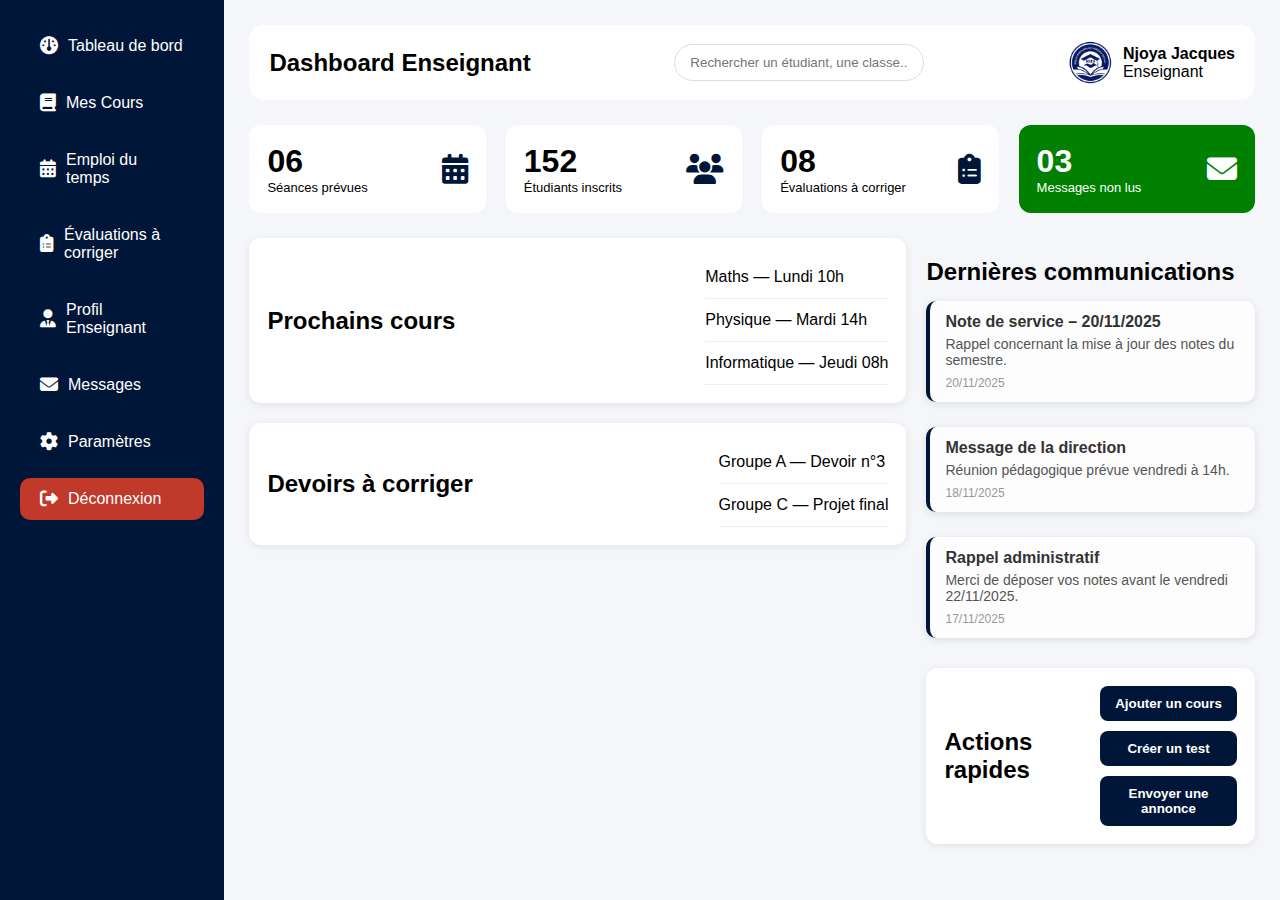
<file: professeurs.html>
<!DOCTYPE html>
<html lang="fr">
<head>
    <meta charset="UTF-8">
    <meta name="viewport" content="width=device-width, initial-scale=1.0">
    <title>Dashboard Enseignant</title>

    <!-- CSS commun pour le dashboard -->
    <link rel="stylesheet" href="Css/etudiant.css">

    <!-- Font Awesome pour les icônes -->
    <link rel="stylesheet" href="https://cdnjs.cloudflare.com/ajax/libs/font-awesome/6.5.0/css/all.min.css" integrity="sha512-..." crossorigin="anonymous" referrerpolicy="no-referrer" />
</head>

<body>

    <!-- ================= SIDEBAR ================= -->
    <div class="sidebar">

        <a href="#" onclick="showSection('dashboard-section')">
            <i class="fa-solid fa-gauge"></i>
            Tableau de bord
        </a>

        <a href="#" onclick="showSection('cours-section')">
            <i class="fa-solid fa-book"></i>
            Mes Cours
        </a>

        <a href="#" onclick="showSection('time-section')">
            <i class="fa-solid fa-calendar-days"></i>
            Emploi du temps
        </a>

        <a href="#" onclick="showSection('notes-section')">
            <i class="fa-solid fa-clipboard-list"></i>
            Évaluations à corriger
        </a>

        <a href="#" onclick="showSection('profil-section')">
            <i class="fa-solid fa-user-tie"></i>
            Profil Enseignant
        </a>

        <a href="#" onclick="showSection('messages-section')">
            <i class="fa-solid fa-envelope"></i>
            Messages
        </a>

        <a href="#" onclick="showSection('parametres-section')">
            <i class="fa-solid fa-gear"></i>
            Paramètres
        </a>

        <a href="#" class="logout">
            <i class="fa-solid fa-right-from-bracket"></i>
            Déconnexion
        </a>

    </div>
    <!-- ================= FIN SIDEBAR ================= -->

    <!-- ================= MAIN ================= -->
    <main class="main">

        <div id="dashboard-section">
            <!-- ================= TOPBAR ================= -->
    <header class="topbar">
        <h2>Dashboard Enseignant</h2>

        <div class="search-box">
            <input type="text" placeholder="Rechercher un étudiant, une classe...">
        </div>

        <div class="user-info">
            <img src="image/logo.png" alt="Profil Enseignant">
            <div>
                <b>Njoya Jacques</b><br>
                Enseignant
            </div>
        </div>
    </header>
    <!-- ================= FIN TOPBAR ================= -->


<!-- ================= stats-cards ================= -->

    <section class="stats">

    <!-- Séances prévues cette semaine -->
    <div class="card">
        <div class="info">
            <h1>06</h1>
            <p>Séances prévues</p>
        </div>
        <i class="fa-solid fa-calendar-days icon"></i>
    </div>

    <!-- Étudiants inscrits -->
    <div class="card">
        <div class="info">
            <h1>152</h1>
            <p>Étudiants inscrits</p>
        </div>
        <i class="fa-solid fa-users icon"></i>
    </div>

    <!-- Évaluations à corriger -->
    <div class="card">
        <div class="info">
            <h1>08</h1>
            <p>Évaluations à corriger</p>
        </div>
        <i class="fa-solid fa-clipboard-list icon"></i>
    </div>

    <!-- Messages / Notifications -->
    <div class="card highlight">
        <div class="info">
            <h1>03</h1>
            <p>Messages non lus</p>
        </div>
        <i class="fa-solid fa-envelope icon"></i>
    </div>

</section>


<!-- ================= Fin stats-cards ================= -->


<!-- === CONTENT GRID === -->
<div class="content-grid">

    <!-- LEFT COLUMN -->
    <div class="left-column">

        <!-- Planning -->
        <div class="card">
            <h2>Prochains cours</h2>
            <ul class="list">
                <li>Maths — Lundi 10h</li>
                <li>Physique — Mardi 14h</li>
                <li>Informatique — Jeudi 08h</li>
            </ul>
        </div>

        <!-- Devoirs à corriger -->
        <div class="card">
            <h2>Devoirs à corriger</h2>
            <ul class="list">
                <li>Groupe A — Devoir n°3</li>
                <li>Groupe C — Projet final</li>
            </ul>
        </div>

    </div>


    <!-- RIGHT COLUMN -->
    <div class="right-column">

        <!-- === SECTION COMMUNICATIONS PROFESSEUR === -->
        <section class="teacher-messages">
            <h2>Dernières communications</h2>

            <div class="message-card">
                <h3>Note de service – 20/11/2025</h3>
                <p>Rappel concernant la mise à jour des notes du semestre.</p>
                <span class="date">20/11/2025</span>
            </div>

            <div class="message-card">
                <h3>Message de la direction</h3>
                <p>Réunion pédagogique prévue vendredi à 14h.</p>
                <span class="date">18/11/2025</span>
            </div>

            <div class="message-card">
                <h3>Rappel administratif</h3>
                <p>Merci de déposer vos notes avant le vendredi 22/11/2025.</p>
                <span class="date">17/11/2025</span>
            </div>
        </section>


        <!-- Actions rapides -->
        <div class="card">
            <h2>Actions rapides</h2>
            <div class="quick-actions">
                <button>Ajouter un cours</button>
                <button>Créer un test</button>
                <button>Envoyer une annonce</button>
            </div>
        </div>

    </div>

</div>



        </div>
        <div id="cours-section" style="display:none;"></div>
        <div id="time-section" style="display:none;"></div>
        <div id="notes-section" style="display:none;"></div>
        <div id="profil-section" style="display:none;"></div>
        <div id="messages-section" style="display:none;"></div>
        <div id="parametres-section" style="display:none;"></div>

    </main>
    <!-- ================= FIN MAIN ================= -->

    <script src="Js/script.js"></script>

</body>
</html>
</file>
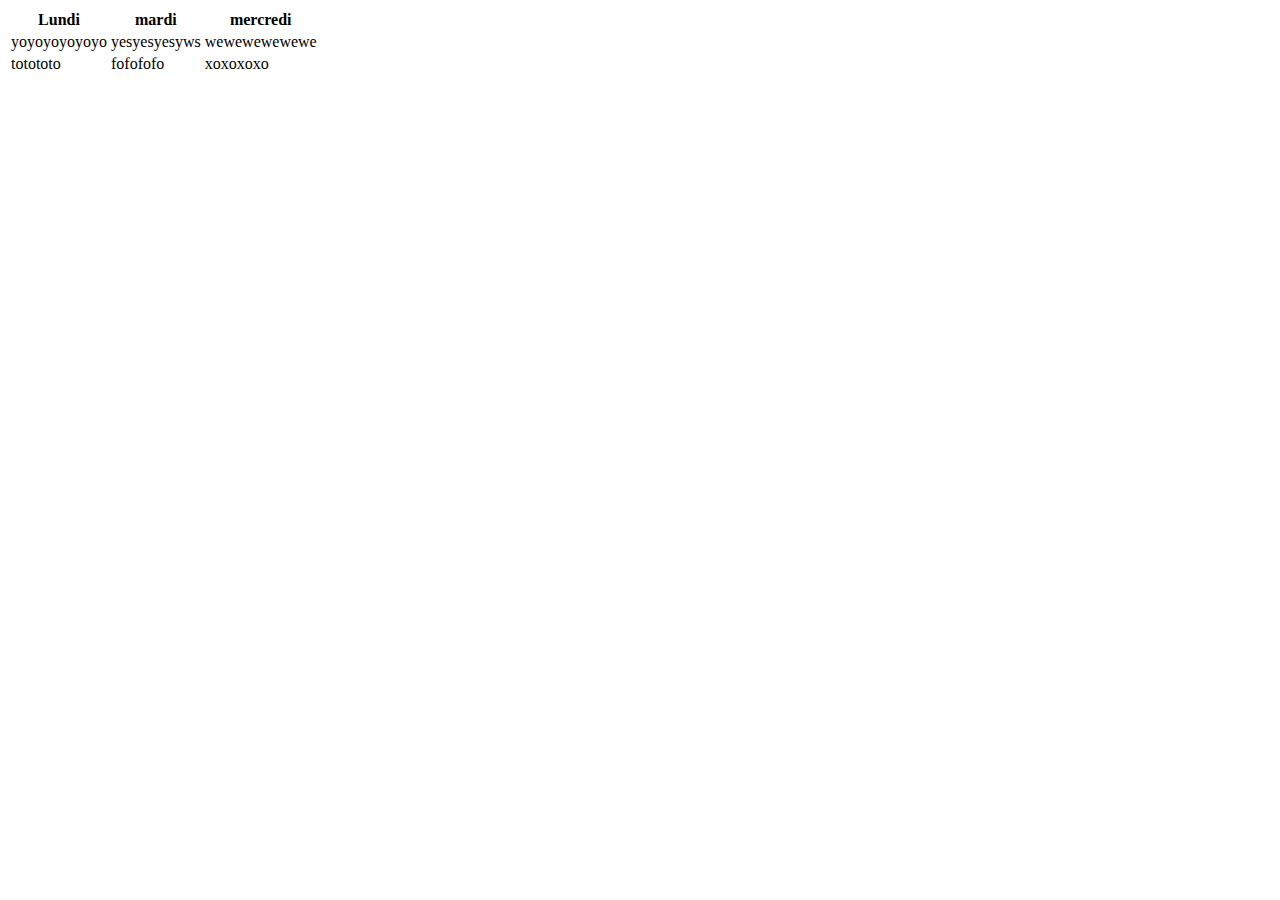
<file: test.html>
<!DOCTYPE html>
<html lang="en">
<head>
    <meta charset="UTF-8">
    <meta name="viewport" content="width=device-width, initial-scale=1.0">
    <title>Document</title>
</head>
<body>
    <table>
        <thead>
            <tr>
                <th>Lundi</th>
                <th>mardi</th>
                <th>mercredi</th>
            </tr>
        </thead>
        <tr>
            <td>yoyoyoyoyoyo</td>
            <td>yesyesyesyws</td>
            <td>wewewewewewe</td>
        </tr>
        <tr>
            <td>totototo</td>
            <td>fofofofo</td>
            <td>xoxoxoxo</td>
        </tr>
    </table>
</body>
</html>
</file>
<file: Css/etudiant.css>
/* RESET */
* {
    margin: 0;
    padding: 0;
    box-sizing: border-box;
    font-family: Arial, sans-serif;
}

/* LAYOUT */
body {
    display: flex;
    background: #f5f6fa;
    overflow-x: hidden !important;
}

/* SIDEBAR */
.sidebar {
    width: 260px;
    min-height: 100vh;
    background:  #001638;
    color: white;
    padding: 25px 20px;
    flex-direction: column;
    font-family: 'Segoe UI', Tahoma, Geneva, Verdana, sans-serif;
}
.sidebar a {
    display: flex;
    align-items: center;
    padding: 12px 20px;
    text-decoration: none;
    color: white;
    font-size: 16px;
    margin-bottom: 5px;
    border-radius: 10px;
    transition: all 0.3s ease;
     margin-bottom: 15px;
}
/* Icônes à gauche avec un peu d'espace */
.sidebar a i {
    margin-right: 10px;
    font-size: 18px;
    color:inherit;
    
}
/* Hover: survol
.sidebar a:hover {
    background-color: white;
    color: #1e1e2f;
}*/


/* Style pour l'élément actif/cliqué */
.sidebar a.active {
    background-color: white;
    color: #1e1e2f;
}
.sidebar a.logout {
    margin-top: auto;
    margin-bottom: 20px;
    background-color: #c0392b; /* rouge pour déconnexion */
    color: white;
}

.logo {
    font-size: 22px;
    font-weight: bold;
    margin-bottom: 40px;
}

.menu li {
    list-style: none;
    padding: 14px 15px;
    border-radius: 10px;
    margin-bottom: 10px;
    cursor: pointer;
    display: flex;
    gap: 10px;
    align-items: center;
    opacity: 0.85;
}

.menu li:hover,
.menu .active {
    background: #ffffff20;
    opacity: 1;
}

/* MAIN */
.main {
    flex-grow: 1;
    padding: 25px;
}

/* TOPBAR */
.topbar {
    display: flex;
    align-items: center;
    justify-content: space-between;
    background: white;
    padding: 15px 20px;
    border-radius: 15px;
}

.search-box input {
    padding: 10px 15px;
    border-radius: 20px;
    border: 1px solid #ddd;
    width: 250px;
}

.user-info {
    display: flex;
    gap: 10px;
    align-items: center;
}

.user-info img {
    width: 45px;
    height: 45px;
    border-radius: 50%;
}

/* STATS */
.stats {
    display: grid;
    grid-template-columns: repeat(4, 1fr);
    gap: 20px;
    margin: 25px 0;
}

.card {
   background: #fff;
    padding: 18px;
    border-radius: 12px;
    position: relative;
    display: flex;
    align-items: center;
    justify-content: space-between;
}
.card p {
    font-size: 13px;     /* plus petit */

    margin: 0;
}
/* Icônes Font Awesome */
.card .icon {
    font-size: 30px;     /* jolie taille */
    color: #001638;
   
}
.card.highlight {
    background:  green;
    color: white;
}
.card.highlight .icon {
    color: white;
}

.card:hover {
    background-color: #001638;     /* fonce le bleu au hover */
    color: white;                   /* texte reste blanc */
}
.card:hover .icon {
    color: white;
}



/* CONTENT SECTION */
.content {
    display: grid;
    grid-template-columns: 2fr 1fr;
    gap: 20px;
}

.box {
    background: white;
    border-radius: 15px;
    padding: 20px;
}

.box-header {
    display: flex;
    justify-content: space-between;
    margin-bottom: 15px;
    align-items: center; 
}

.box table {
    width: 100%;
    border-collapse: collapse;
}

.box table th,
.box table td {
    padding: 12px;
    border-bottom: 1px solid #eee;
}

.status {
    padding: 5px 10px;
    border-radius: 8px;
    font-size: 13px;
    color: white;
}

.good { background: green; }
.pending { background: orange; }

/* RIGHT LIST */
.list li {
    list-style: none;
    padding: 12px 0;
    border-bottom: 1px solid #eee;
}
.btn {
    display: inline-block;          /* pour que le padding fonctionne bien */
    padding: 8px 15px;              /* espace intérieur */
    background-color: #001638;      /* couleur de fond du bouton */
    text-decoration: none;           /* on enlève le soulignement du lien */
    border-radius: 6px;             /* coins arrondis */
    font-weight: bold;
    transition: all 0.3s ease;      /* effet smooth au hover */
    font-size: 14px;
    color: white; 
}
/* hover : effet quand la souris passe dessus
.btn:hover {
    background-color: #001638;     /* fonce le bleu au hover 
    color: white;                   /* texte reste blanc 
}*/

/* Style général du tableau */
table {
    width: 100%;               /* prend toute la largeur */
    border-collapse: collapse; /* enlève les espaces entre cellules */
    margin-top: 10px;
}

/* Titres du tableau */
table th {
    text-align: left;          /* aligne le texte à gauche */
    padding: 12px 15px;        /* espace intérieur */
    background-color: #f0f0f0; /* fond légèrement gris */
    font-weight: 600;
    font-size: 15px;
}

/* Chaque cellule */
table td {
    padding: 12px 15px;        /* même padding que les th */
    font-size: 14px;
    border-bottom: 1px solid #e0e0e0;
}

/* Ligne sur hover (optionnel, joli) */
table tr:hover td {
    background-color: #f8f8f8;
}

/* Colonnes bien alignées */
table th:nth-child(1), table td:nth-child(1) { width: 30%; }
table th:nth-child(2), table td:nth-child(2) { width: 30%; }
table th:nth-child(3), table td:nth-child(3) { width: 20%; }
table th:nth-child(4), table td:nth-child(4) { width: 20%; }

.statut {
    display: flex;
    align-items: center;
    gap: 6px; /* petit espace entre voyant et texte */
}

.dot {
    width: 10px;
    height: 10px;
    border-radius: 50%;
    display: inline-block;
}

.dot-green {
    background-color: #2ECC71; /* vert */
}

.dot-orange {
    background-color: #F39C12; /* orange */
}

.statut-text {
    font-size: 14px;
    font-weight: 500;
    color: #333;
}

.cours-table {
    width: 100%;
    border-collapse: collapse;
    margin-top: 15px;
    font-size: 14px;
}

/*.cours-table thead th {
    text-align: left;
    padding: 10px 0;
    color: #333;
    font-weight: 600;
    border-bottom: 2px solid #ddd;
}

.cours-table tbody td {
    padding: 10px 0;
    border-bottom: 1px solid #eee;
    color: #444;
}

.cours-table tbody tr:last-child td {
    border-bottom: none;
}*/



/* SECTION COURS */

.courses-page {
    padding: 20px;
}

.title {
    margin-bottom: 20px;
    font-size: 28px;
}

/* GRID DES CARDS */
.course-grid {
    display: grid;
    grid-template-columns: repeat(auto-fit, minmax(230px, 1fr));
    gap: 20px;
}

.course-card {
    background: #fff;
    padding: 18px;
    border-radius: 12px;
    box-shadow: 0 3px 10px rgba(0,0,0,0.08);
    transition: 0.2s;
}

.course-card:hover {
    transform: translateY(-4px);
}

.course-card h3 {
    font-size: 20px;
    margin-bottom: 8px;
}

.course-card p {
    font-size: 14px;
    color: #555;
}

.progress {
    display: inline-block;
    margin: 10px 0;
    font-weight: 600;
}

.course-card button {
    background: #001638;
    color: white;
    border: none;
    padding: 8px 16px;
    border-radius: 8px;
    cursor: pointer;
    transition: 0.2s;
}

.course-card button:hover {
    background: #004ecc;
}

/* BOUTON TABLEAU */
.view-table-btn {
    margin-top: 25px;
    padding: 10px 16px;
    background: #222;
    color: white;
    border: none;
    border-radius: 8px;
    cursor: pointer;
}

/* TABLEAU CACHE */
.hidden {
    display: none;
}

table {
    width: 100%;
    border-collapse: collapse;
    margin-top: 20px;
}

table th, table td {
    padding: 12px;
    border-bottom: 1px solid #ccc;
}

.small-btn {
    padding: 6px 12px;
    background: #0066ff;
    border: none;
    color: white;
    border-radius: 6px;
    cursor: pointer;
}



/* ================================
   SECTION EMPLOI DU TEMPS
================================ */
.timetable-section {
    width: 100%;
    padding: 10px;
}

.timetable-section h2 {
    text-align:left: ;
    font-size: 26px;
    margin-bottom: 25px;
    color: #001638; 
    font-weight: 700;
}

/* ================================
   GRILLE DU TABLEAU
================================ */
.timetable {
    display: grid;
    grid-template-columns: 100px repeat(6, 1fr);
    gap: 2px;
    background: #dbe2ef;
    border-radius: 8px;
    overflow: hidden;
}

/* En-têtes des jours */
.timetable-header {
    background: #001638;
    color: white;
    padding: 12px;
    text-align: center;
    font-weight: 600;
    border-bottom: 2px solid #0f235a;
}

/* Colonne horaire */
.timetable-time {
    background: #f3f3f3;
    padding: 15px 10px;
    font-weight: bold;
    text-align: center;
    border-right: 1px solid #ccc;
}

/* Cellules normales */
.timetable-cell {
    background: white;
    min-height: 65px;
    padding: 8px;
    border-bottom: 1px solid #e5e7eb;
    position: relative;
}

/* ================================
   STYLES DES COURS
================================ */
.course {
    background: #e0ebff;
    /*border-left: 4px solid #1e40af;*/
    border-radius: 5px;
    padding: 5px;
    font-size: 13px;
     text-align: center;
}

.course-title {
    font-weight: 700;
    display: block;
}

.course-room,
.course-hour {
    display: flex;
    flex-direction: column;
    font-size: 12px;
    opacity: 0.8;
}

/* Exemple couleur matière */
.course.math {
    background: #fde68a;
}

.course.reseau {
    background: #bbf7d0;
}

/* ================================
   PAUSE DE 12H
================================ */
.pause-bar {
    border-radius: 8px;
    overflow: hidden;
    background: #f3f3f3;
    padding: 15px 10px;
    font-weight: bold;
    text-align: center;
    border-right: 1px solid #ccc;
    margin: 10px;;
    
}

/* ================================
   TABLEAU BAS SECONDAIRE
================================ */
.timetable-afternoon {
    margin-top: 25px;
}

/* ================================
   AUTRES AMÉLIORATIONS VISUELLES
================================ */

.timetable,
.timetable-afternoon {
    box-shadow: 0 4px 8px rgba(0,0,0,0.08);
}

.timetable-cell:hover {
    background: #f0f7ff;
    transition: 0.2s;
}

/* =========================
   SECTION COMMUNICATIONS PROFESSEUR
   Styles pour les cards de messages
========================= */

/* Conteneur principal */
.teacher-messages {
    display: flex;              /* Affichage en flex vertical */
    flex-direction: column;     /* Une card par ligne */
    gap: 15px;                  /* Espacement entre les cards */
    margin-top: 20px;           /* Marge par rapport aux sections précédentes */
}

/* Card individuelle */
.message-card {
    background-color: #fff;                     /* Fond blanc */
    padding: 15px 20px;                         /* Espacement interne */
    border-radius: 12px;                        /* Coins arrondis */
    box-shadow: 0 2px 8px rgba(0,0,0,0.1);     /* Ombre légère */
    transition: transform 0.2s, box-shadow 0.2s; /* Animation hover */
}

/* Hover sur la card pour effet dynamique */
.message-card:hover {
    transform: translateY(-3px);                /* Légère remontée */
    box-shadow: 0 4px 15px rgba(0,0,0,0.2);    /* Ombre plus marquée */
}

/* Titre du message */
.message-card h3 {
    font-size: 16px;
    margin-bottom: 5px;
    color: #333;           /* Texte foncé pour contraste */
}

/* Contenu du message */
.message-card p {
    font-size: 14px;
    color: #555;           /* Texte secondaire */
}

/* Date ou info complémentaire */
.message-card .date {
    font-size: 12px;
    color: #999;           /* Gris clair */
    margin-top: 8px;
    display: block;
}



/* STRUCTURE GENERALE DU DASHBOARD PROFESSEUR */
.content-grid {
    display: grid;
    grid-template-columns: 2fr 1fr; /* même proportions que .content */
    gap: 20px;
    margin-top: 25px;
}

.left-column, .right-column {
    display: flex;
    flex-direction: column;
    gap: 20px;
}




/* CARDS DU PROFESSEUR — même identité visuelle que l'étudiant */
.left-column .card,
.right-column .card {
    background: #fff;
    border-radius: 12px;
    padding: 18px;
    box-shadow: 0 2px 8px rgba(0,0,0,0.08);
}



.right-column .message-card {
    background: #fdfdfd;
    padding: 12px 15px;
    border-radius: 10px;
    border-left: 4px solid #001638;
    margin-bottom: 10px;
    transition: 0.25s;
}

.right-column .message-card:hover {
    background: #001638;
    color: white;
}



.quick-actions {
    display: flex;
    flex-direction: column;
    gap: 10px;
}

.quick-actions button {
    padding: 10px;
    border: none;
    background: #001638;
    color: white;
    border-radius: 8px;
    cursor: pointer;
    transition: 0.25s;
    font-weight: 600;
}

.quick-actions button:hover {
    background: #0b2c66;
    transform: translateY(-2px);
}
</file>
